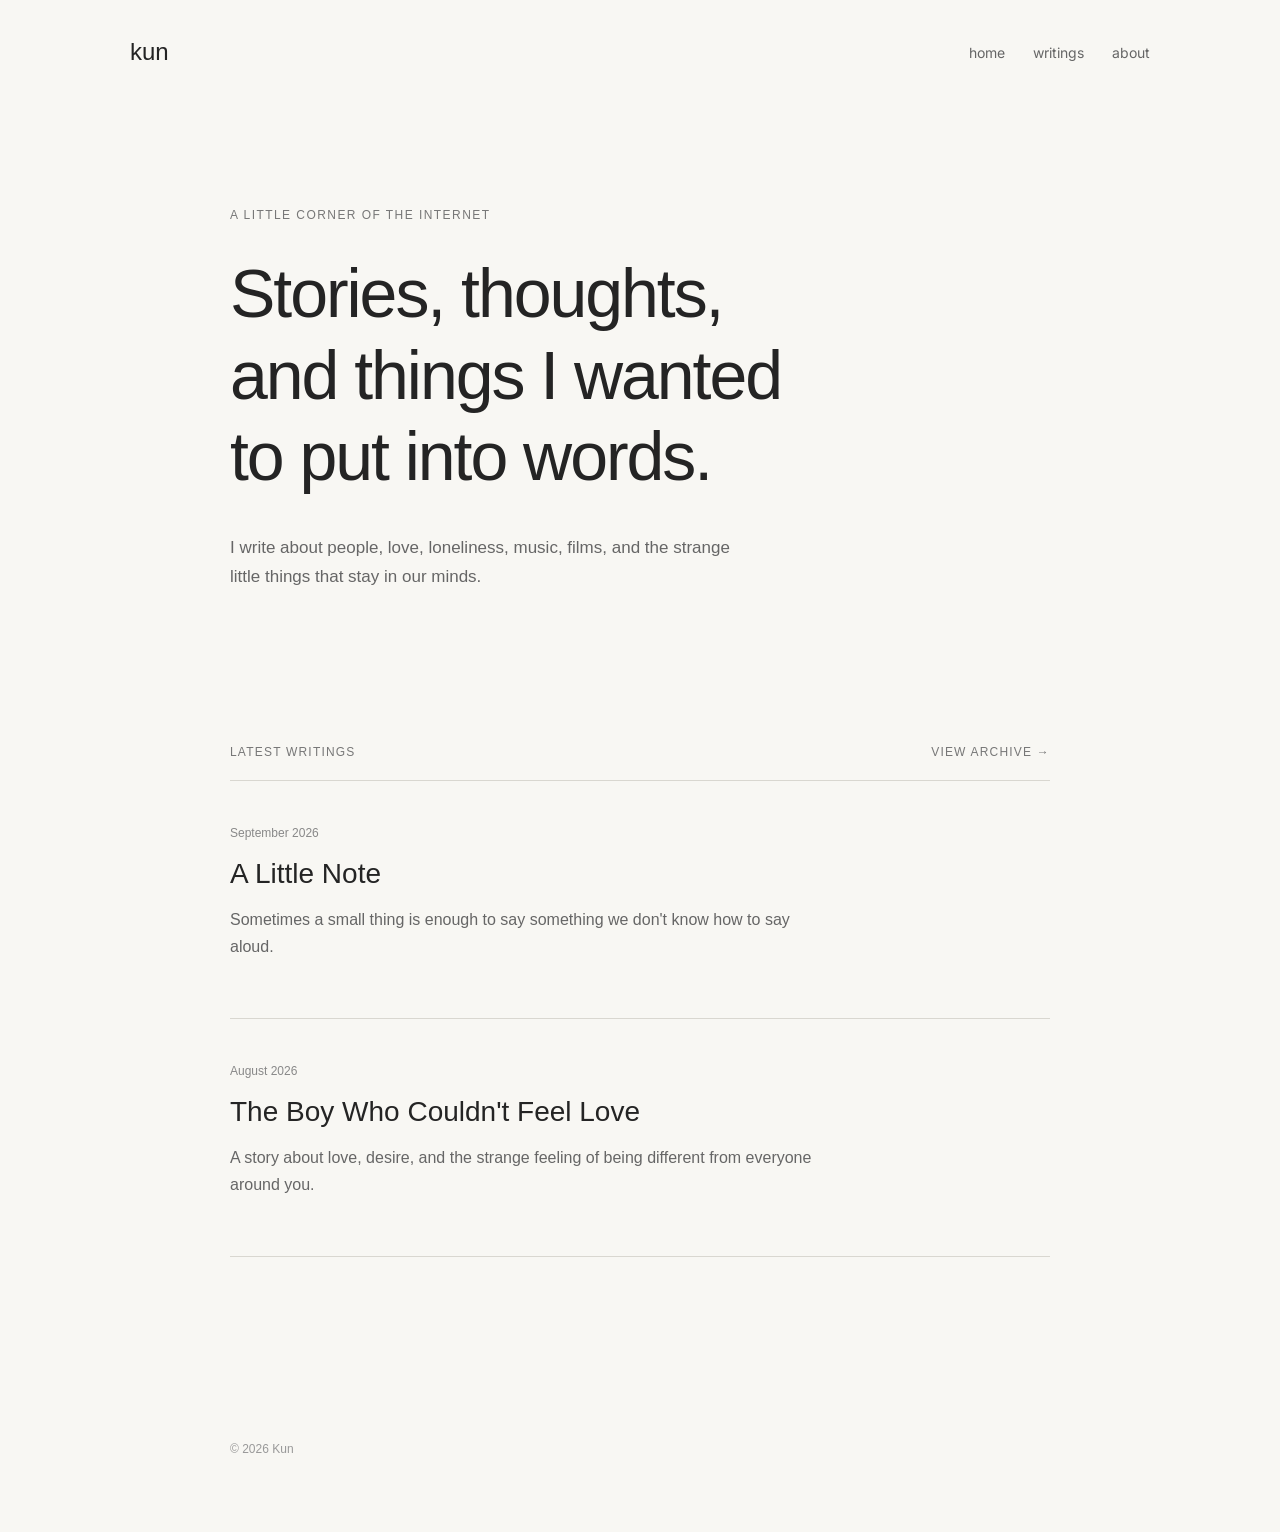
<file: index.html>
<!DOCTYPE html>
<html lang="en">
<head>
    <meta charset="UTF-8">
    <meta name="viewport" content="width=device-width, initial-scale=1.0">

    <title>Kun — Writings</title>

    <link rel="stylesheet" href="style.css">
</head>

<body>

    <header class="site-header">
        <a href="./" class="site-title">kun</a>

        <nav>
            <a href="./">home</a>
            <a href="./writings/">writings</a>
            <a href="./about/">about</a>
        </nav>
    </header>


    <main>

        <section class="intro">
            <p class="eyebrow">A little corner of the internet</p>

            <h1>
                Stories, thoughts,<br>
                and things I wanted<br>
                to put into words.
            </h1>

            <p class="intro-text">
                I write about people, love, loneliness, music,
                films, and the strange little things that stay
                in our minds.
            </p>
        </section>


        <section class="latest">

            <div class="section-heading">
                <span>Latest writings</span>
                <a href="./writings/">View archive →</a>
            </div>


            <article class="writing-preview">
                <p class="date">September 2026</p>

                <h2>
                    <a href="#">
                        A Little Note
                    </a>
                </h2>

                <p>
                    Sometimes a small thing is enough to say
                    something we don't know how to say aloud.
                </p>
            </article>


            <article class="writing-preview">
                <p class="date">August 2026</p>

                <h2>
                    <a href="#">
                        The Boy Who Couldn't Feel Love
                    </a>
                </h2>

                <p>
                    A story about love, desire, and the strange
                    feeling of being different from everyone around you.
                </p>
            </article>

        </section>

    </main>


    <footer>
        <p>© 2026 Kun</p>
    </footer>

</body>
</html>
</file>
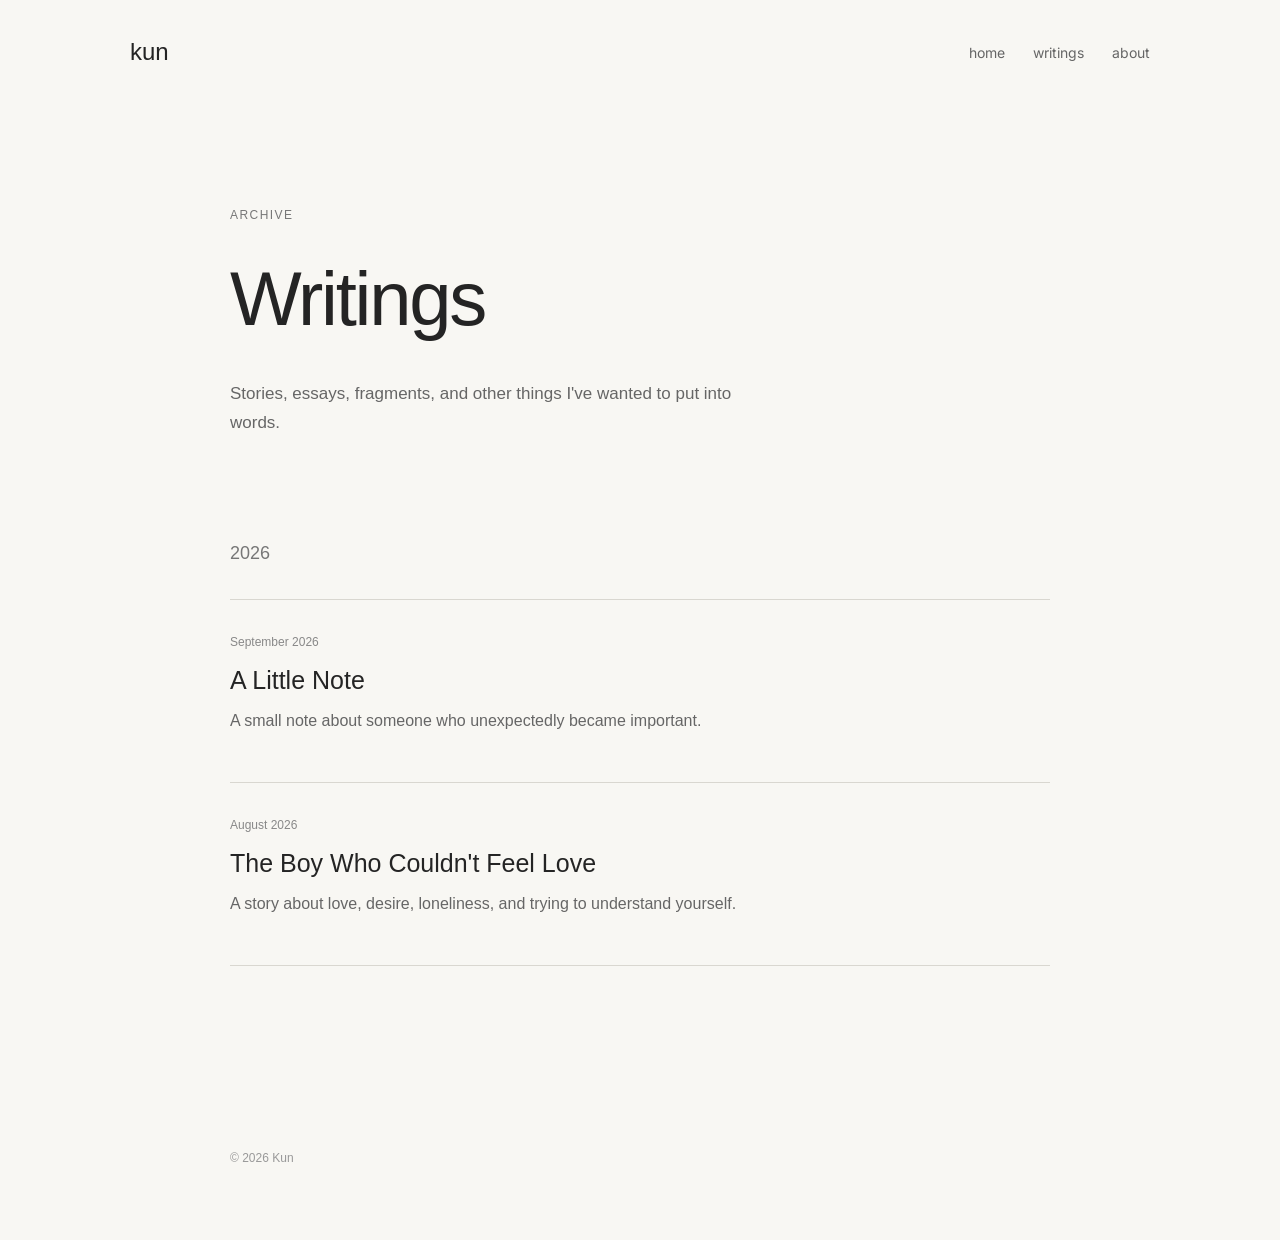
<file: writings/index.html>
<!DOCTYPE html>
<html lang="en">
<head>
    <meta charset="UTF-8">
    <meta name="viewport" content="width=device-width, initial-scale=1.0">

    <title>Writings — Kun</title>

    <link rel="stylesheet" href="../style.css">
</head>

<body>

    <header class="site-header">
        <a href="../" class="site-title">kun</a>

        <nav>
            <a href="../">home</a>
            <a href="./">writings</a>
            <a href="../about/">about</a>
        </nav>
    </header>


    <main>

        <section class="page-intro">

            <p class="eyebrow">Archive</p>

            <h1>Writings</h1>

            <p class="intro-text">
                Stories, essays, fragments, and other things
                I've wanted to put into words.
            </p>

        </section>


        <section class="archive">

            <div class="archive-year">
                <h2>2026</h2>

                <article class="archive-item">

                    <p class="date">September 2026</p>

                    <h3>
                        <a href="./a-little-note.html">
                            A Little Note
                        </a>
                    </h3>

                    <p>
                        A small note about someone who unexpectedly
                        became important.
                    </p>

                </article>


                <article class="archive-item">

                    <p class="date">August 2026</p>

                    <h3>
                        <a href="./andy.html">
                            The Boy Who Couldn't Feel Love
                        </a>
                    </h3>

                    <p>
                        A story about love, desire, loneliness,
                        and trying to understand yourself.
                    </p>

                </article>

            </div>

        </section>

    </main>


    <footer>
        <p>© 2026 Kun</p>
    </footer>

</body>
</html>
</file>
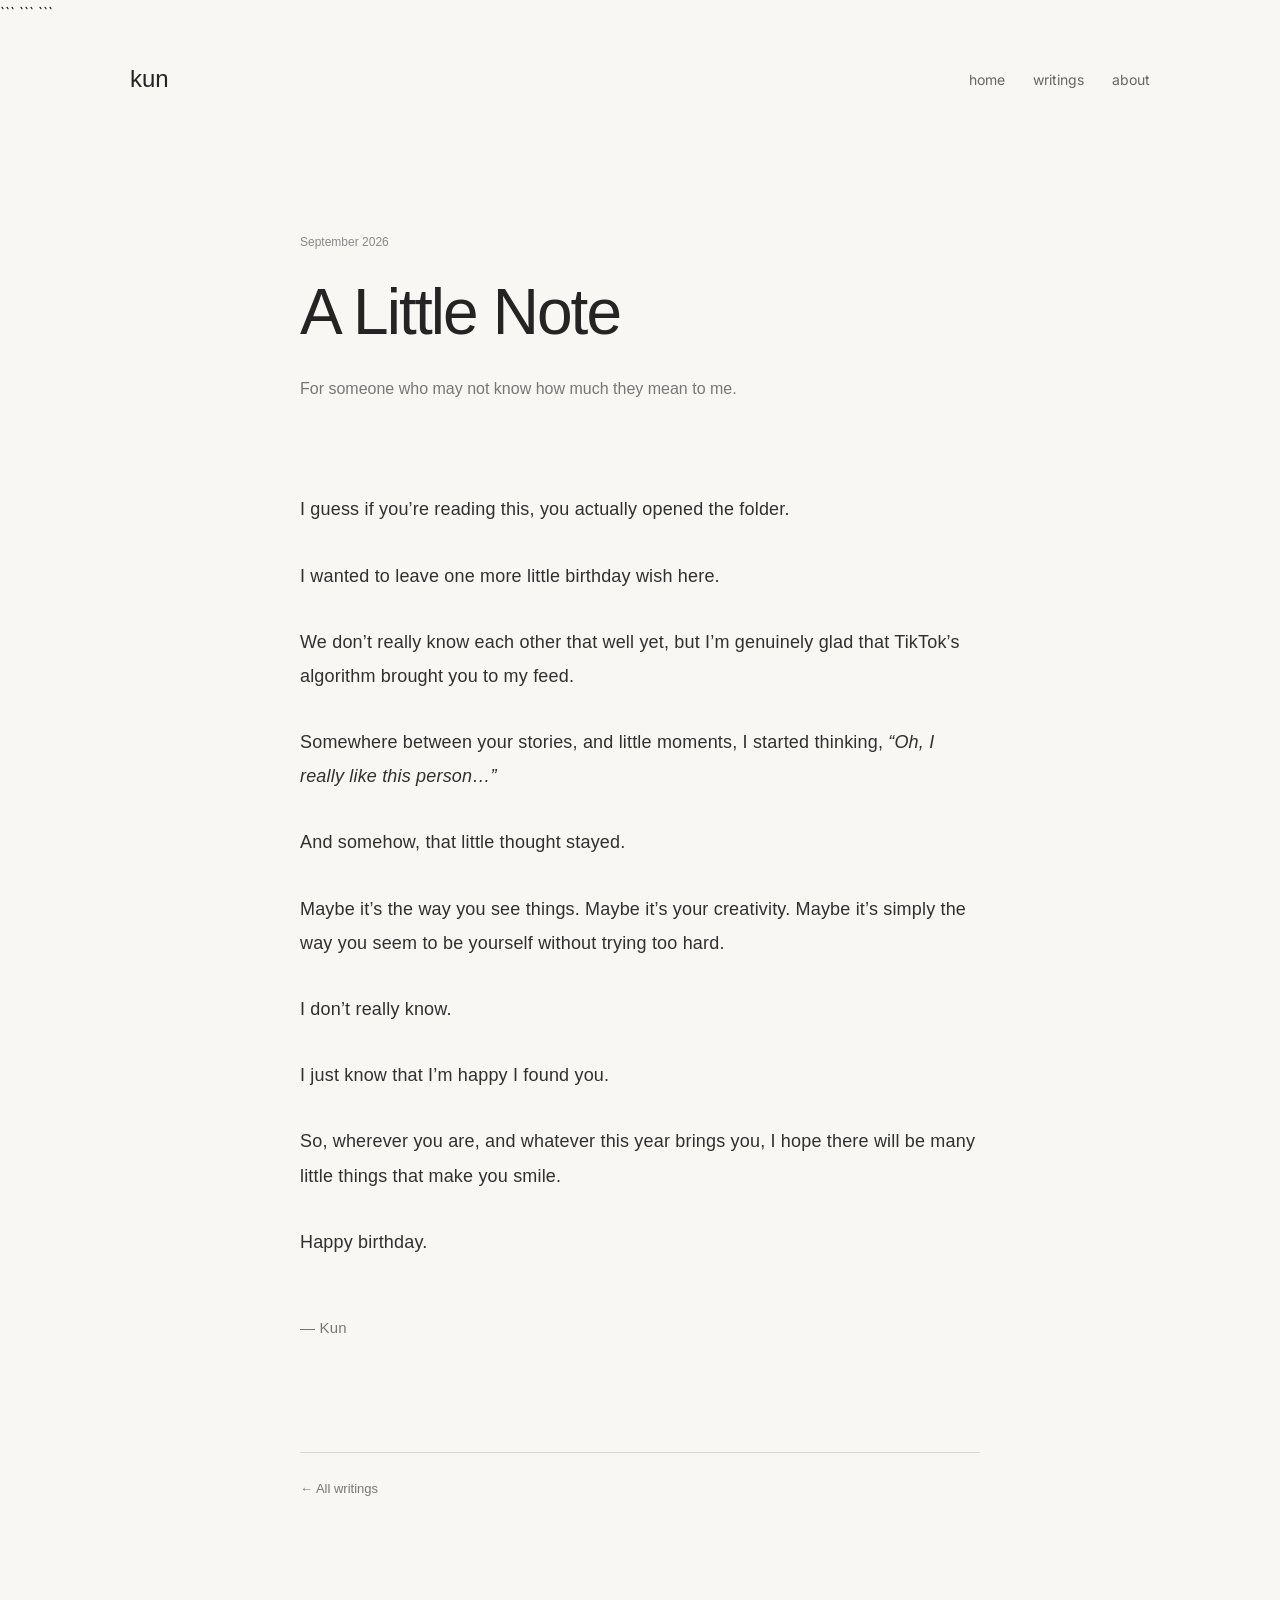
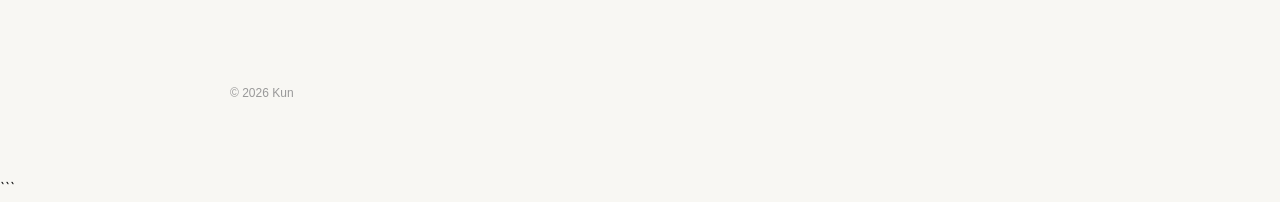
<file: writings/a-little-note.html>
<!DOCTYPE html>

<html lang="en">
<head>
    <meta charset="UTF-8">
    <meta name="viewport" content="width=device-width, initial-scale=1.0">

```
<title>A Little Note — Kun</title>

<link rel="stylesheet" href="../style.css">
```

</head>

<body>

```
<header class="site-header">
    <a href="../" class="site-title">kun</a>

    <nav>
        <a href="../">home</a>
        <a href="./">writings</a>
        <a href="../about/">about</a>
    </nav>
</header>


<main>

    <article class="writing-page">

        <header class="writing-header">

            <p class="date">September 2026</p>

            <h1>A Little Note</h1>

            <p class="writing-subtitle">
                For someone who may not know how much they mean to me.
            </p>

        </header>


        <div class="writing-body">

            <p>
                I guess if you’re reading this, you actually opened the folder.
            </p>

            <p>
                I wanted to leave one more little birthday wish here.
            </p>

            <p>
                We don’t really know each other that well yet, but I’m
                genuinely glad that TikTok’s algorithm brought you to my feed.
            </p>

            <p>
                Somewhere between your stories, and little moments, I started
                thinking,
                <em>“Oh, I really like this person…”</em>
            </p>

            <p>
                And somehow, that little thought stayed.
            </p>

            <p>
                Maybe it’s the way you see things. Maybe it’s your creativity.
                Maybe it’s simply the way you seem to be yourself without
                trying too hard.
            </p>

            <p>
                I don’t really know.
            </p>

            <p>
                I just know that I’m happy I found you.
            </p>

            <p>
                So, wherever you are, and whatever this year brings you,
                I hope there will be many little things that make you smile.
            </p>

            <p>
                Happy birthday.
            </p>

            <p class="writing-ending">
                — Kun
            </p>

        </div>

    </article>


    <nav class="writing-navigation">

        <a href="./">← All writings</a>

    </nav>

</main>


<footer>
    <p>© 2026 Kun</p>
</footer>
```

</body>
</html>
</file>
<file: style.css>
@import url('https://fonts.googleapis.com/css2?family=Inter:wght@300;400;500&display=swap');


/* =========================================================
   GENERAL
   ========================================================= */

* {
    box-sizing: border-box;
}

html {
    scroll-behavior: smooth;
}

body {
    margin: 0;

    background: #f8f7f3;
    color: #242424;

    font-family: "Inter", sans-serif;
    line-height: 1.7;
}


/* =========================================================
   HEADER
   ========================================================= */

.site-header {
    max-width: 1100px;
    margin: 0 auto;
    padding: 32px 40px;

    display: flex;
    justify-content: space-between;
    align-items: center;
}

.site-title {
    color: #242424;
    text-decoration: none;

    font-family: "Futura PT", "Futura", "Century Gothic", sans-serif;
    font-size: 24px;
    font-weight: 500;
}

nav {
    display: flex;
    gap: 28px;
}

nav a {
    color: #666;
    text-decoration: none;

    font-size: 14px;
}

nav a:hover {
    color: #242424;
}


/* =========================================================
   MAIN
   ========================================================= */

main {
    max-width: 900px;
    margin: 0 auto;

    padding: 100px 40px 140px;
}


/* =========================================================
   HOMEPAGE INTRODUCTION
   ========================================================= */

.intro {
    max-width: 720px;
    margin-bottom: 150px;
}

.eyebrow {
    margin: 0 0 28px;

    color: #777;

    font-family: "Futura PT", "Futura", "Century Gothic", sans-serif;
    font-size: 12px;
    font-weight: 400;

    letter-spacing: 0.12em;
    text-transform: uppercase;
}


/* Main homepage heading */

h1 {
    margin: 0;

    font-family: "Futura PT", "Futura", "Century Gothic", sans-serif;
    font-size: clamp(38px, 6vw, 68px);
    font-weight: 500;

    line-height: 1.2;
    letter-spacing: -0.03em;
}


/* Homepage introduction text */

.intro-text {
    max-width: 520px;
    margin-top: 36px;

    color: #666;

    font-family: "Futura PT", "Futura", "Century Gothic", sans-serif;
    font-size: 17px;
    font-weight: 300;

    line-height: 1.7;
}


/* =========================================================
   LATEST WRITINGS
   ========================================================= */

.section-heading {
    padding-bottom: 18px;

    border-bottom: 1px solid #d9d7d0;

    display: flex;
    justify-content: space-between;
    align-items: center;

    color: #777;

    font-family: "Futura PT", "Futura", "Century Gothic", sans-serif;
    font-size: 12px;
    font-weight: 400;

    letter-spacing: 0.1em;
    text-transform: uppercase;
}

.section-heading a {
    color: #777;
    text-decoration: none;
}

.section-heading a:hover {
    color: #242424;
}


/* Individual writing preview */

.writing-preview {
    padding: 42px 0;

    border-bottom: 1px solid #d9d7d0;
}


/* Date */

.date {
    margin: 0 0 12px;

    color: #888;

    font-family: "Futura PT", "Futura", "Century Gothic", sans-serif;
    font-size: 12px;
    font-weight: 300;
}


/* Writing title */

.writing-preview h2 {
    margin: 0;

    font-family: "Futura PT", "Futura", "Century Gothic", sans-serif;
    font-size: 28px;
    font-weight: 500;

    line-height: 1.3;
}

.writing-preview h2 a {
    color: #242424;
    text-decoration: none;
}

.writing-preview h2 a:hover {
    text-decoration: underline;
}


/* Writing description */

.writing-preview > p:last-child {
    max-width: 600px;
    margin-top: 14px;

    color: #666;

    font-family: "Futura PT", "Futura", "Century Gothic", sans-serif;
    font-size: 16px;
    font-weight: 300;

    line-height: 1.7;
}


/* =========================================================
   FOOTER
   ========================================================= */

footer {
    max-width: 900px;
    margin: 0 auto;

    padding: 30px 40px 60px;

    color: #999;

    font-family: "Futura PT", "Futura", "Century Gothic", sans-serif;
    font-size: 12px;
    font-weight: 300;
}


/* =========================================================
   WRITING ARCHIVE
   ========================================================= */

.page-intro {
    max-width: 700px;
    margin-bottom: 100px;
}

.page-intro h1 {
    font-size: clamp(48px, 7vw, 76px);
}


/* Year heading */

.archive-year h2 {
    margin: 0 0 30px;

    color: #777;

    font-family: "Futura PT", "Futura", "Century Gothic", sans-serif;
    font-size: 18px;
    font-weight: 400;
}


/* Archive item */

.archive-item {
    padding: 32px 0;

    border-top: 1px solid #d9d7d0;
}

.archive-item:last-child {
    border-bottom: 1px solid #d9d7d0;
}


/* Archive title */

.archive-item h3 {
    margin: 0;

    font-family: "Futura PT", "Futura", "Century Gothic", sans-serif;
    font-size: 25px;
    font-weight: 500;

    line-height: 1.3;
}

.archive-item h3 a {
    color: #242424;
    text-decoration: none;
}

.archive-item h3 a:hover {
    text-decoration: underline;
}


/* Archive description */

.archive-item p:last-child {
    max-width: 600px;
    margin-top: 10px;

    color: #666;

    font-family: "Futura PT", "Futura", "Century Gothic", sans-serif;
    font-size: 16px;
    font-weight: 300;

    line-height: 1.7;
}


/* =========================================================
   INDIVIDUAL WRITING PAGE
   ========================================================= */

.writing-page {
    max-width: 680px;
    margin: 0 auto;
}


/* Writing header */

.writing-header {
    margin-bottom: 90px;
}

.writing-header .date {
    margin-bottom: 22px;
}

.writing-header h1 {
    font-size: clamp(42px, 6vw, 64px);
    line-height: 1.2;
}

.writing-subtitle {
    max-width: 520px;
    margin-top: 24px;

    color: #777;

    font-family: "Futura PT", "Futura", "Century Gothic", sans-serif;
    font-size: 16px;
    font-weight: 300;

    line-height: 1.7;
}


/* =========================================================
   ARTICLE TEXT
   ========================================================= */

.writing-body {
    font-family: "Futura Book", "Futura", "Century Gothic", sans-serif;
    font-size: 18px;
    font-weight: 400;

    line-height: 1.9;
    letter-spacing: 0.01em;

    color: #303030;
}

.writing-body p {
    margin: 0 0 32px;
}

.writing-body em {
    font-style: italic;
}


/* Ending / signature */

.writing-ending {
    margin-top: 55px !important;

    font-family: "Futura Book", "Futura", "Century Gothic", sans-serif;
    font-size: 15px;
    font-weight: 400;

    color: #777;
}


/* =========================================================
   WRITING NAVIGATION
   ========================================================= */

.writing-navigation {
    max-width: 680px;
    margin: 110px auto 0;

    padding-top: 25px;

    border-top: 1px solid #d9d7d0;
}

.writing-navigation a {
    color: #777;
    text-decoration: none;

    font-family: "Futura PT", "Futura", "Century Gothic", sans-serif;
    font-size: 13px;
    font-weight: 300;
}

.writing-navigation a:hover {
    color: #242424;
}


/* =========================================================
   MOBILE
   ========================================================= */

@media (max-width: 600px) {

    /* Header */

    .site-header {
        padding: 24px 22px;
    }

    nav {
        gap: 16px;
    }

    nav a {
        font-size: 13px;
    }


    /* Main */

    main {
        padding: 70px 22px 100px;
    }


    /* Homepage */

    .intro {
        margin-bottom: 100px;
    }

    h1 {
        font-size: 38px;
    }

    .intro-text {
        font-size: 16px;
    }


    /* Latest writings */

    .writing-preview {
        padding: 34px 0;
    }

    .writing-preview h2 {
        font-size: 25px;
    }


    /* Archive */

    .page-intro {
        margin-bottom: 70px;
    }

    .page-intro h1 {
        font-size: 48px;
    }

    .archive-item h3 {
        font-size: 23px;
    }


    /* Individual writing */

    .writing-page {
        max-width: 100%;
    }

    .writing-header {
        margin-bottom: 65px;
    }

    .writing-body {
        font-size: 16px;
        line-height: 1.9;
    }

    .writing-navigation {
        margin-top: 80px;
    }


    /* Footer */

    footer {
        padding-left: 22px;
        padding-right: 22px;
    }
}
</file>
